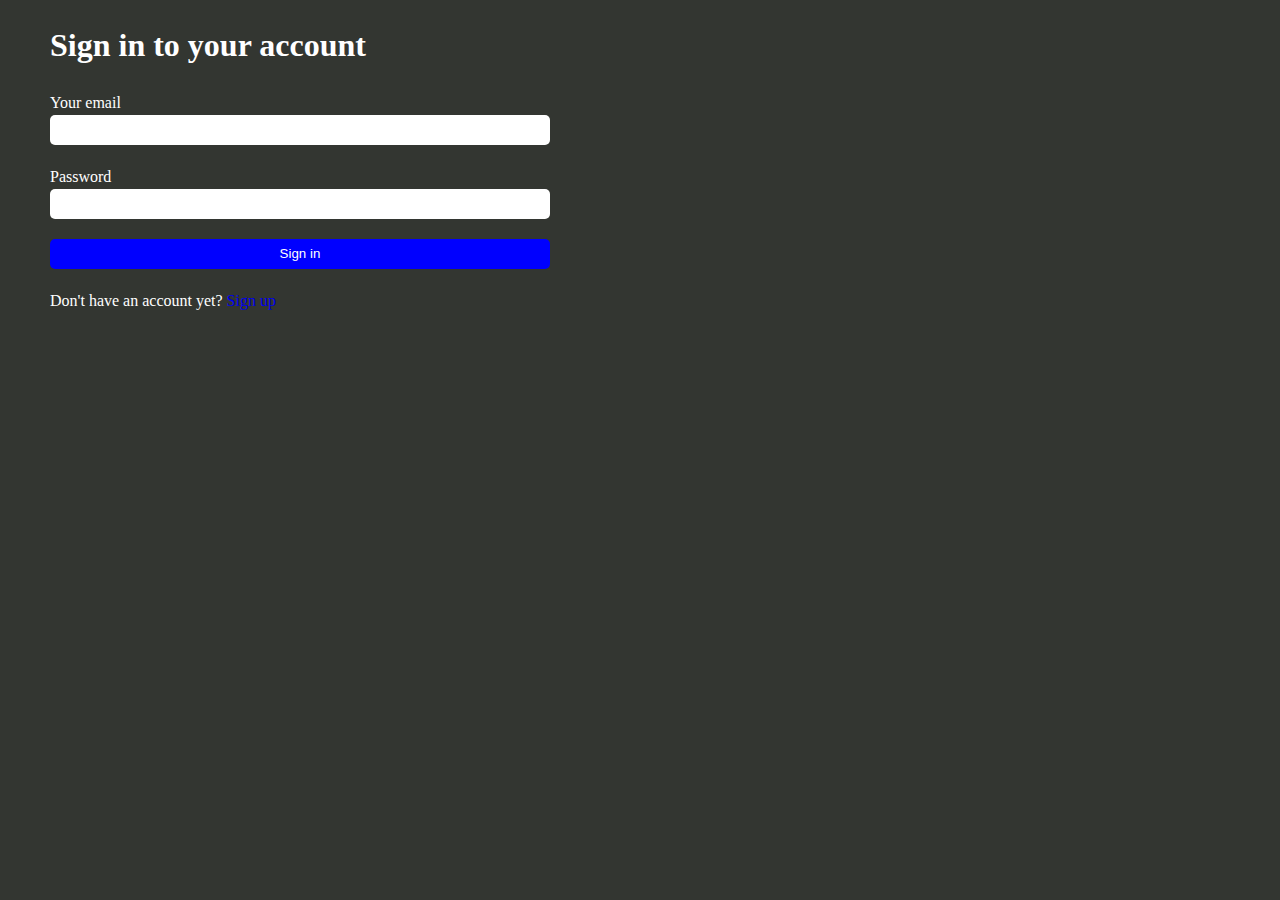
<file: databse/index.html>
<!DOCTYPE html>
<html lang="en">
<head>
    <meta charset="UTF-8">
    <meta name="viewport" content="width=device-width, initial-scale=1.0">
    <title>Login form</title>

    <link rel="stylesheet" href="./sanitize.css">
    <link rel="stylesheet" href="./style.css">
</head>
<body>
    <h1 class="headerline">Sign in to your account</h1>

    <div>
        <form action="/login" method="post" class="form">
            <div class="form-a">
                <label for="email">Your email</label> <br>
                <input type="email" id="email" name="email" class="form-length" required>
            </div>

            <div class="form-a">
                <label for="password">Password</label> <br>
                <input type="password" id="password" name="password" class="form-length" required>
            </div>

            <div>
                <button type="submit" class="form-button form-a">Sign in</button>
            </div>
        </form>
    </div>

    <div class="mess">
        Don't have an account yet? <a href="signup.html" class="mess-a" >Sign up</a>
    </div>
</body>
</html>
</file>
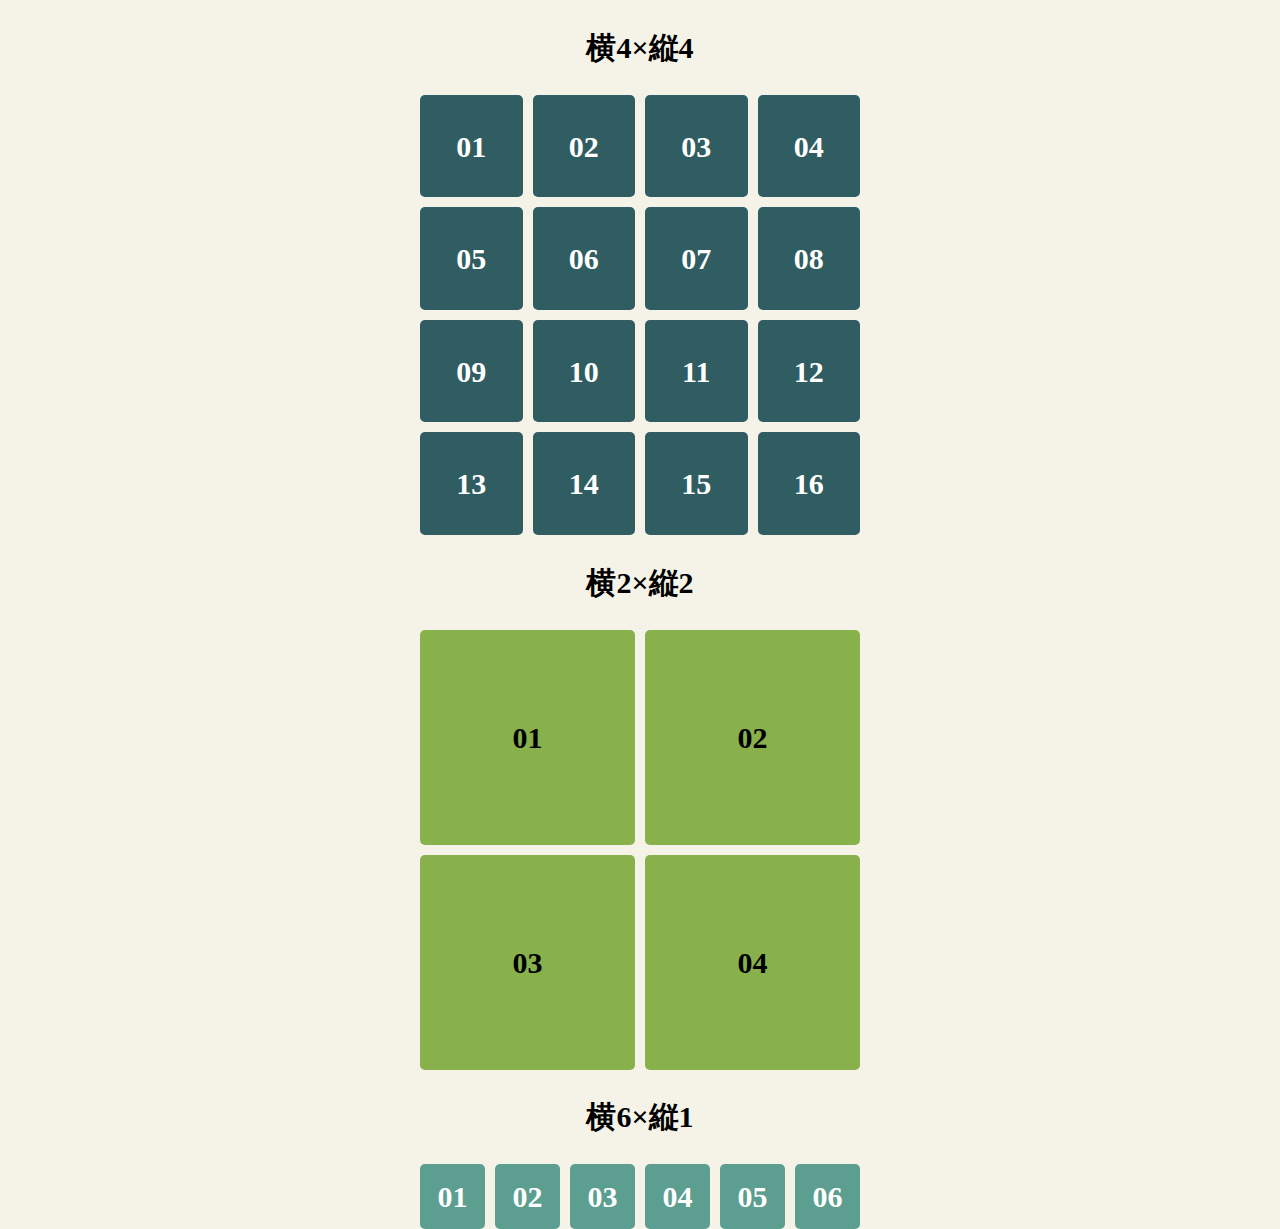
<file: html-css/index.html>
<!DOCTYPE html>
<html lang="en">
  <head>
    <meta charset="UTF-8" />
    <meta name="viewport" content="width=device-width, initial-scale=1.0" />
    <title>N-showtime Web Page</title>
    <meta name="description" content="welcome to N-showtime!" />

    <link rel="stylesheet" href="./css/sanitize.css" />
    <link rel="stylesheet" href="./css/style.css" />

  </head>
  <body>
    <h2 class="grid-headline">横4×縦4</h2>
    <div class="grid grid-4x4">
      <div class="grid-item">01</div>
      <div class="grid-item">02</div>
      <div class="grid-item">03</div>
      <div class="grid-item">04</div>
      <div class="grid-item">05</div>
      <div class="grid-item">06</div>
      <div class="grid-item">07</div>
      <div class="grid-item">08</div>
      <div class="grid-item">09</div>
      <div class="grid-item">10</div>
      <div class="grid-item">11</div>
      <div class="grid-item">12</div>
      <div class="grid-item">13</div>
      <div class="grid-item">14</div>
      <div class="grid-item">15</div>
      <div class="grid-item">16</div>
   </div>

   <h2 class="grid-headline">横2×縦2</h2>
   <div class="grid grid-2x2">
     <div class="grid-item">01</div>
     <div class="grid-item">02</div>
     <div class="grid-item">03</div>
     <div class="grid-item">04</div>
  </div>

  <h2 class="grid-headline">横6×縦1</h2>
  <div class="grid grid-6x1">
    <div class="grid-item">01</div>
    <div class="grid-item">02</div>
    <div class="grid-item">03</div>
    <div class="grid-item">04</div>
    <div class="grid-item">05</div>
    <div class="grid-item">06</div>
 </div>

  </body>
</html>
</file>
<file: databse/sanitize.css>
/* Document
 * ========================================================================== */

/**
 * Add border box sizing in all browsers (opinionated).
 */

*,
::before,
::after {
  box-sizing: border-box;
}

/**
 * 1. Add text decoration inheritance in all browsers (opinionated).
 * 2. Add vertical alignment inheritance in all browsers (opinionated).
 */

::before,
::after {
  text-decoration: inherit; /* 1 */
  vertical-align: inherit; /* 2 */
}

/**
 * 1. Use the default cursor in all browsers (opinionated).
 * 2. Change the line height in all browsers (opinionated).
 * 3. Use a 4-space tab width in all browsers (opinionated).
 * 4. Remove the grey highlight on links in iOS (opinionated).
 * 5. Prevent adjustments of font size after orientation changes in
 *    IE on Windows Phone and in iOS.
 * 6. Breaks words to prevent overflow in all browsers (opinionated).
 */

html {
  cursor: default; /* 1 */
  line-height: 1.5; /* 2 */
  -moz-tab-size: 4; /* 3 */
  tab-size: 4; /* 3 */
  -webkit-tap-highlight-color: transparent /* 4 */;
  -ms-text-size-adjust: 100%; /* 5 */
  -webkit-text-size-adjust: 100%; /* 5 */
  word-break: break-word; /* 6 */
}

/* Sections
 * ========================================================================== */

/**
 * Remove the margin in all browsers (opinionated).
 */

body {
  margin: 0;
}

/**
 * Correct the font size and margin on `h1` elements within `section` and
 * `article` contexts in Chrome, Edge, Firefox, and Safari.
 */

h1 {
  font-size: 2em;
  margin: 0.67em 0;
}

/* Grouping content
 * ========================================================================== */

/**
 * Remove the margin on nested lists in Chrome, Edge, IE, and Safari.
 */

dl dl,
dl ol,
dl ul,
ol dl,
ul dl {
  margin: 0;
}

/**
 * Remove the margin on nested lists in Edge 18- and IE.
 */

ol ol,
ol ul,
ul ol,
ul ul {
  margin: 0;
}

/**
 * 1. Add the correct sizing in Firefox.
 * 2. Show the overflow in Edge 18- and IE.
 */

hr {
  height: 0; /* 1 */
  overflow: visible; /* 2 */
}

/**
 * Add the correct display in IE.
 */

main {
  display: block;
}

/**
 * Remove the list style on navigation lists in all browsers (opinionated).
 */

nav ol,
nav ul {
  list-style: none;
  padding: 0;
}

/**
 * 1. Correct the inheritance and scaling of font size in all browsers.
 * 2. Correct the odd `em` font sizing in all browsers.
 */

pre {
  font-family: monospace, monospace; /* 1 */
  font-size: 1em; /* 2 */
}

/* Text-level semantics
 * ========================================================================== */

/**
 * Remove the gray background on active links in IE 10.
 */

a {
  background-color: transparent;
}

/**
 * Add the correct text decoration in Edge 18-, IE, and Safari.
 */

abbr[title] {
  text-decoration: underline;
  text-decoration: underline dotted;
}

/**
 * Add the correct font weight in Chrome, Edge, and Safari.
 */

b,
strong {
  font-weight: bolder;
}

/**
 * 1. Correct the inheritance and scaling of font size in all browsers.
 * 2. Correct the odd `em` font sizing in all browsers.
 */

code,
kbd,
samp {
  font-family: monospace, monospace; /* 1 */
  font-size: 1em; /* 2 */
}

/**
 * Add the correct font size in all browsers.
 */

small {
  font-size: 80%;
}

/* Embedded content
 * ========================================================================== */

/*
 * Change the alignment on media elements in all browsers (opinionated).
 */

audio,
canvas,
iframe,
img,
svg,
video {
  vertical-align: middle;
}

/**
 * Add the correct display in IE 9-.
 */

audio,
video {
  display: inline-block;
}

/**
 * Add the correct display in iOS 4-7.
 */

audio:not([controls]) {
  display: none;
  height: 0;
}

/**
 * Remove the border on iframes in all browsers (opinionated).
 */

iframe {
  border-style: none;
}

/**
 * Remove the border on images within links in IE 10-.
 */

img {
  border-style: none;
}

/**
 * Change the fill color to match the text color in all browsers (opinionated).
 */

svg:not([fill]) {
  fill: currentColor;
}

/**
 * Hide the overflow in IE.
 */

svg:not(:root) {
  overflow: hidden;
}

/* Tabular data
 * ========================================================================== */

/**
 * Collapse border spacing in all browsers (opinionated).
 */

table {
  border-collapse: collapse;
}

/* Forms
 * ========================================================================== */

/**
 * Remove the margin on controls in Safari.
 */

button,
input,
select {
  margin: 0;
}

/**
 * 1. Show the overflow in IE.
 * 2. Remove the inheritance of text transform in Edge 18-, Firefox, and IE.
 */

button {
  overflow: visible; /* 1 */
  text-transform: none; /* 2 */
}

/**
 * Correct the inability to style buttons in iOS and Safari.
 */

button,
[type="button"],
[type="reset"],
[type="submit"] {
  -webkit-appearance: button;
}

/**
 * 1. Change the inconsistent appearance in all browsers (opinionated).
 * 2. Correct the padding in Firefox.
 */

fieldset {
  border: 1px solid #a0a0a0; /* 1 */
  padding: 0.35em 0.75em 0.625em; /* 2 */
}

/**
 * Show the overflow in Edge 18- and IE.
 */

input {
  overflow: visible;
}

/**
 * 1. Correct the text wrapping in Edge 18- and IE.
 * 2. Correct the color inheritance from `fieldset` elements in IE.
 */

legend {
  color: inherit; /* 2 */
  display: table; /* 1 */
  max-width: 100%; /* 1 */
  white-space: normal; /* 1 */
}

/**
 * 1. Add the correct display in Edge 18- and IE.
 * 2. Add the correct vertical alignment in Chrome, Edge, and Firefox.
 */

progress {
  display: inline-block; /* 1 */
  vertical-align: baseline; /* 2 */
}

/**
 * Remove the inheritance of text transform in Firefox.
 */

select {
  text-transform: none;
}

/**
 * 1. Remove the margin in Firefox and Safari.
 * 2. Remove the default vertical scrollbar in IE.
 * 3. Change the resize direction in all browsers (opinionated).
 */

textarea {
  margin: 0; /* 1 */
  overflow: auto; /* 2 */
  resize: vertical; /* 3 */
}

/**
 * Remove the padding in IE 10-.
 */

[type="checkbox"],
[type="radio"] {
  padding: 0;
}

/**
 * 1. Correct the odd appearance in Chrome, Edge, and Safari.
 * 2. Correct the outline style in Safari.
 */

[type="search"] {
  -webkit-appearance: textfield; /* 1 */
  outline-offset: -2px; /* 2 */
}

/**
 * Correct the cursor style of increment and decrement buttons in Safari.
 */

::-webkit-inner-spin-button,
::-webkit-outer-spin-button {
  height: auto;
}

/**
 * Correct the text style of placeholders in Chrome, Edge, and Safari.
 */

::-webkit-input-placeholder {
  color: inherit;
  opacity: 0.54;
}

/**
 * Remove the inner padding in Chrome, Edge, and Safari on macOS.
 */

::-webkit-search-decoration {
  -webkit-appearance: none;
}

/**
 * 1. Correct the inability to style upload buttons in iOS and Safari.
 * 2. Change font properties to `inherit` in Safari.
 */

::-webkit-file-upload-button {
  -webkit-appearance: button; /* 1 */
  font: inherit; /* 2 */
}

/**
 * Remove the inner border and padding of focus outlines in Firefox.
 */

::-moz-focus-inner {
  border-style: none;
  padding: 0;
}

/**
 * Restore the focus outline styles unset by the previous rule in Firefox.
 */

:-moz-focusring {
  outline: 1px dotted ButtonText;
}

/**
 * Remove the additional :invalid styles in Firefox.
 */

:-moz-ui-invalid {
  box-shadow: none;
}

/* Interactive
 * ========================================================================== */

/*
 * Add the correct display in Edge 18- and IE.
 */

details {
  display: block;
}

/*
 * Add the correct styles in Edge 18-, IE, and Safari.
 */

dialog {
  background-color: white;
  border: solid;
  color: black;
  display: block;
  height: -moz-fit-content;
  height: -webkit-fit-content;
  height: fit-content;
  left: 0;
  margin: auto;
  padding: 1em;
  position: absolute;
  right: 0;
  width: -moz-fit-content;
  width: -webkit-fit-content;
  width: fit-content;
}

dialog:not([open]) {
  display: none;
}

/*
 * Add the correct display in all browsers.
 */

summary {
  display: list-item;
}

/* Scripting
 * ========================================================================== */

/**
 * Add the correct display in IE 9-.
 */

canvas {
  display: inline-block;
}

/**
 * Add the correct display in IE.
 */

template {
  display: none;
}

/* User interaction
 * ========================================================================== */

/*
 * 1. Remove the tapping delay in IE 10.
 * 2. Remove the tapping delay on clickable elements
      in all browsers (opinionated).
 */

a,
area,
button,
input,
label,
select,
summary,
textarea,
[tabindex] {
  -ms-touch-action: manipulation; /* 1 */
  touch-action: manipulation; /* 2 */
}

/**
 * Add the correct display in IE 10-.
 */

[hidden] {
  display: none;
}

/* Accessibility
 * ========================================================================== */

/**
 * Change the cursor on busy elements in all browsers (opinionated).
 */

[aria-busy="true"] {
  cursor: progress;
}

/*
 * Change the cursor on control elements in all browsers (opinionated).
 */

[aria-controls] {
  cursor: pointer;
}

/*
 * Change the cursor on disabled, not-editable, or otherwise
 * inoperable elements in all browsers (opinionated).
 */

[aria-disabled="true"],
[disabled] {
  cursor: not-allowed;
}

/*
 * Change the display on visually hidden accessible elements
 * in all browsers (opinionated).
 */

[aria-hidden="false"][hidden] {
  display: initial;
}

[aria-hidden="false"][hidden]:not(:focus) {
  clip: rect(0, 0, 0, 0);
  position: absolute;
}
</file>
<file: databse/style.css>
body {
    background-color: #333631;
    margin-left: 50px;
}

.headerline {
    color: #ffffff;
    font-weight: bold;
}

.form {
    color: #ffffff;
}

.form-a {
    margin-bottom: 20px;
}

.form-length {
    width: 500px;
    height: 30px;
    border-radius: 5px;
    border-style: none;

}


.mess {
    color: #ffffff;
}

.mess-a {
    text-decoration: none;
}

.form-button {
    background-color: blue;
    color: #ffffff;
    width: 500px;
    height: 30px;
    border-radius: 5px;
    border-style: none;
}
</file>
<file: html-css/css/sanitize.css>
/* Document
 * ========================================================================== */

/**
 * Add border box sizing in all browsers (opinionated).
 */

*,
::before,
::after {
  box-sizing: border-box;
}

/**
 * 1. Add text decoration inheritance in all browsers (opinionated).
 * 2. Add vertical alignment inheritance in all browsers (opinionated).
 */

::before,
::after {
  text-decoration: inherit; /* 1 */
  vertical-align: inherit; /* 2 */
}

/**
 * 1. Use the default cursor in all browsers (opinionated).
 * 2. Change the line height in all browsers (opinionated).
 * 3. Use a 4-space tab width in all browsers (opinionated).
 * 4. Remove the grey highlight on links in iOS (opinionated).
 * 5. Prevent adjustments of font size after orientation changes in
 *    IE on Windows Phone and in iOS.
 * 6. Breaks words to prevent overflow in all browsers (opinionated).
 */

html {
  cursor: default; /* 1 */
  line-height: 1.5; /* 2 */
  -moz-tab-size: 4; /* 3 */
  tab-size: 4; /* 3 */
  -webkit-tap-highlight-color: transparent /* 4 */;
  -ms-text-size-adjust: 100%; /* 5 */
  -webkit-text-size-adjust: 100%; /* 5 */
  word-break: break-word; /* 6 */
}

/* Sections
 * ========================================================================== */

/**
 * Remove the margin in all browsers (opinionated).
 */

body {
  margin: 0;
}

/**
 * Correct the font size and margin on `h1` elements within `section` and
 * `article` contexts in Chrome, Edge, Firefox, and Safari.
 */

h1 {
  font-size: 2em;
  margin: 0.67em 0;
}

/* Grouping content
 * ========================================================================== */

/**
 * Remove the margin on nested lists in Chrome, Edge, IE, and Safari.
 */

dl dl,
dl ol,
dl ul,
ol dl,
ul dl {
  margin: 0;
}

/**
 * Remove the margin on nested lists in Edge 18- and IE.
 */

ol ol,
ol ul,
ul ol,
ul ul {
  margin: 0;
}

/**
 * 1. Add the correct sizing in Firefox.
 * 2. Show the overflow in Edge 18- and IE.
 */

hr {
  height: 0; /* 1 */
  overflow: visible; /* 2 */
}

/**
 * Add the correct display in IE.
 */

main {
  display: block;
}

/**
 * Remove the list style on navigation lists in all browsers (opinionated).
 */

nav ol,
nav ul {
  list-style: none;
  padding: 0;
}

/**
 * 1. Correct the inheritance and scaling of font size in all browsers.
 * 2. Correct the odd `em` font sizing in all browsers.
 */

pre {
  font-family: monospace, monospace; /* 1 */
  font-size: 1em; /* 2 */
}

/* Text-level semantics
 * ========================================================================== */

/**
 * Remove the gray background on active links in IE 10.
 */

a {
  background-color: transparent;
}

/**
 * Add the correct text decoration in Edge 18-, IE, and Safari.
 */

abbr[title] {
  text-decoration: underline;
  text-decoration: underline dotted;
}

/**
 * Add the correct font weight in Chrome, Edge, and Safari.
 */

b,
strong {
  font-weight: bolder;
}

/**
 * 1. Correct the inheritance and scaling of font size in all browsers.
 * 2. Correct the odd `em` font sizing in all browsers.
 */

code,
kbd,
samp {
  font-family: monospace, monospace; /* 1 */
  font-size: 1em; /* 2 */
}

/**
 * Add the correct font size in all browsers.
 */

small {
  font-size: 80%;
}

/* Embedded content
 * ========================================================================== */

/*
 * Change the alignment on media elements in all browsers (opinionated).
 */

audio,
canvas,
iframe,
img,
svg,
video {
  vertical-align: middle;
}

/**
 * Add the correct display in IE 9-.
 */

audio,
video {
  display: inline-block;
}

/**
 * Add the correct display in iOS 4-7.
 */

audio:not([controls]) {
  display: none;
  height: 0;
}

/**
 * Remove the border on iframes in all browsers (opinionated).
 */

iframe {
  border-style: none;
}

/**
 * Remove the border on images within links in IE 10-.
 */

img {
  border-style: none;
}

/**
 * Change the fill color to match the text color in all browsers (opinionated).
 */

svg:not([fill]) {
  fill: currentColor;
}

/**
 * Hide the overflow in IE.
 */

svg:not(:root) {
  overflow: hidden;
}

/* Tabular data
 * ========================================================================== */

/**
 * Collapse border spacing in all browsers (opinionated).
 */

table {
  border-collapse: collapse;
}

/* Forms
 * ========================================================================== */

/**
 * Remove the margin on controls in Safari.
 */

button,
input,
select {
  margin: 0;
}

/**
 * 1. Show the overflow in IE.
 * 2. Remove the inheritance of text transform in Edge 18-, Firefox, and IE.
 */

button {
  overflow: visible; /* 1 */
  text-transform: none; /* 2 */
}

/**
 * Correct the inability to style buttons in iOS and Safari.
 */

button,
[type="button"],
[type="reset"],
[type="submit"] {
  -webkit-appearance: button;
}

/**
 * 1. Change the inconsistent appearance in all browsers (opinionated).
 * 2. Correct the padding in Firefox.
 */

fieldset {
  border: 1px solid #a0a0a0; /* 1 */
  padding: 0.35em 0.75em 0.625em; /* 2 */
}

/**
 * Show the overflow in Edge 18- and IE.
 */

input {
  overflow: visible;
}

/**
 * 1. Correct the text wrapping in Edge 18- and IE.
 * 2. Correct the color inheritance from `fieldset` elements in IE.
 */

legend {
  color: inherit; /* 2 */
  display: table; /* 1 */
  max-width: 100%; /* 1 */
  white-space: normal; /* 1 */
}

/**
 * 1. Add the correct display in Edge 18- and IE.
 * 2. Add the correct vertical alignment in Chrome, Edge, and Firefox.
 */

progress {
  display: inline-block; /* 1 */
  vertical-align: baseline; /* 2 */
}

/**
 * Remove the inheritance of text transform in Firefox.
 */

select {
  text-transform: none;
}

/**
 * 1. Remove the margin in Firefox and Safari.
 * 2. Remove the default vertical scrollbar in IE.
 * 3. Change the resize direction in all browsers (opinionated).
 */

textarea {
  margin: 0; /* 1 */
  overflow: auto; /* 2 */
  resize: vertical; /* 3 */
}

/**
 * Remove the padding in IE 10-.
 */

[type="checkbox"],
[type="radio"] {
  padding: 0;
}

/**
 * 1. Correct the odd appearance in Chrome, Edge, and Safari.
 * 2. Correct the outline style in Safari.
 */

[type="search"] {
  -webkit-appearance: textfield; /* 1 */
  outline-offset: -2px; /* 2 */
}

/**
 * Correct the cursor style of increment and decrement buttons in Safari.
 */

::-webkit-inner-spin-button,
::-webkit-outer-spin-button {
  height: auto;
}

/**
 * Correct the text style of placeholders in Chrome, Edge, and Safari.
 */

::-webkit-input-placeholder {
  color: inherit;
  opacity: 0.54;
}

/**
 * Remove the inner padding in Chrome, Edge, and Safari on macOS.
 */

::-webkit-search-decoration {
  -webkit-appearance: none;
}

/**
 * 1. Correct the inability to style upload buttons in iOS and Safari.
 * 2. Change font properties to `inherit` in Safari.
 */

::-webkit-file-upload-button {
  -webkit-appearance: button; /* 1 */
  font: inherit; /* 2 */
}

/**
 * Remove the inner border and padding of focus outlines in Firefox.
 */

::-moz-focus-inner {
  border-style: none;
  padding: 0;
}

/**
 * Restore the focus outline styles unset by the previous rule in Firefox.
 */

:-moz-focusring {
  outline: 1px dotted ButtonText;
}

/**
 * Remove the additional :invalid styles in Firefox.
 */

:-moz-ui-invalid {
  box-shadow: none;
}

/* Interactive
 * ========================================================================== */

/*
 * Add the correct display in Edge 18- and IE.
 */

details {
  display: block;
}

/*
 * Add the correct styles in Edge 18-, IE, and Safari.
 */

dialog {
  background-color: white;
  border: solid;
  color: black;
  display: block;
  height: -moz-fit-content;
  height: -webkit-fit-content;
  height: fit-content;
  left: 0;
  margin: auto;
  padding: 1em;
  position: absolute;
  right: 0;
  width: -moz-fit-content;
  width: -webkit-fit-content;
  width: fit-content;
}

dialog:not([open]) {
  display: none;
}

/*
 * Add the correct display in all browsers.
 */

summary {
  display: list-item;
}

/* Scripting
 * ========================================================================== */

/**
 * Add the correct display in IE 9-.
 */

canvas {
  display: inline-block;
}

/**
 * Add the correct display in IE.
 */

template {
  display: none;
}

/* User interaction
 * ========================================================================== */

/*
 * 1. Remove the tapping delay in IE 10.
 * 2. Remove the tapping delay on clickable elements
      in all browsers (opinionated).
 */

a,
area,
button,
input,
label,
select,
summary,
textarea,
[tabindex] {
  -ms-touch-action: manipulation; /* 1 */
  touch-action: manipulation; /* 2 */
}

/**
 * Add the correct display in IE 10-.
 */

[hidden] {
  display: none;
}

/* Accessibility
 * ========================================================================== */

/**
 * Change the cursor on busy elements in all browsers (opinionated).
 */

[aria-busy="true"] {
  cursor: progress;
}

/*
 * Change the cursor on control elements in all browsers (opinionated).
 */

[aria-controls] {
  cursor: pointer;
}

/*
 * Change the cursor on disabled, not-editable, or otherwise
 * inoperable elements in all browsers (opinionated).
 */

[aria-disabled="true"],
[disabled] {
  cursor: not-allowed;
}

/*
 * Change the display on visually hidden accessible elements
 * in all browsers (opinionated).
 */

[aria-hidden="false"][hidden] {
  display: initial;
}

[aria-hidden="false"][hidden]:not(:focus) {
  clip: rect(0, 0, 0, 0);
  position: absolute;
}
</file>
<file: html-css/css/style.css>
/*見出し設定*/
.grid-headline {
    font-size: 30px;
    font-weight: bold;
    text-align: center;
}
body {
    background-color: #F5F2E7; /* ページ全体の背景色 */
  }




/*共通設定*/

.grid {
    display: flex;
    flex-wrap: wrap;
    gap: 10px;  /*アイテム同士の隙間を10pxにする*/
    padding: 0 100px;
    box-sizing: border-box;
}


/* 箱の設定 */
.grid-item {
    display: flex;
    
    border-radius: 5px;
    overflow: hidden;
    text-align: center;
    align-items: center;
    justify-content: center;
    font-weight: bold;
    aspect-ratio: 1/1;  /*正方形にする*/
}


/* 4x4の設定 */
.grid-4x4 {
    max-width: 50%; /* 画面幅いっぱいではなく固定幅にする */
    margin: 0 auto;   /* 中央揃え */
}
.grid-4x4 .grid-item {
    flex: 1 0 calc(25% - 10px);
    font-size: 30px;
    background-color: #2F5D62;
    color: #FFFFFF;
    border: 3px ;
}

/* 2x2の設定 */
.grid-2x2 {
    width: 50%;
    margin: 0 auto;

}
.grid-2x2 .grid-item {
    flex: 1 0 calc(50% - 10px);
    font-size: 30px;
    background-color: #88B04B;
    color: #000000;
    border: 3px ;
}

/* 6x1の設定 */
.grid-6x1 {
    width: 50%;
    margin: 0 auto;
}
.grid-6x1 .grid-item {
    flex: 1 0 calc(16% - 10px);
    font-size: 30px;
    background-color: #5C9E8F;
    color: #FFFFFF;
    border: 3px ;
}
</file>
